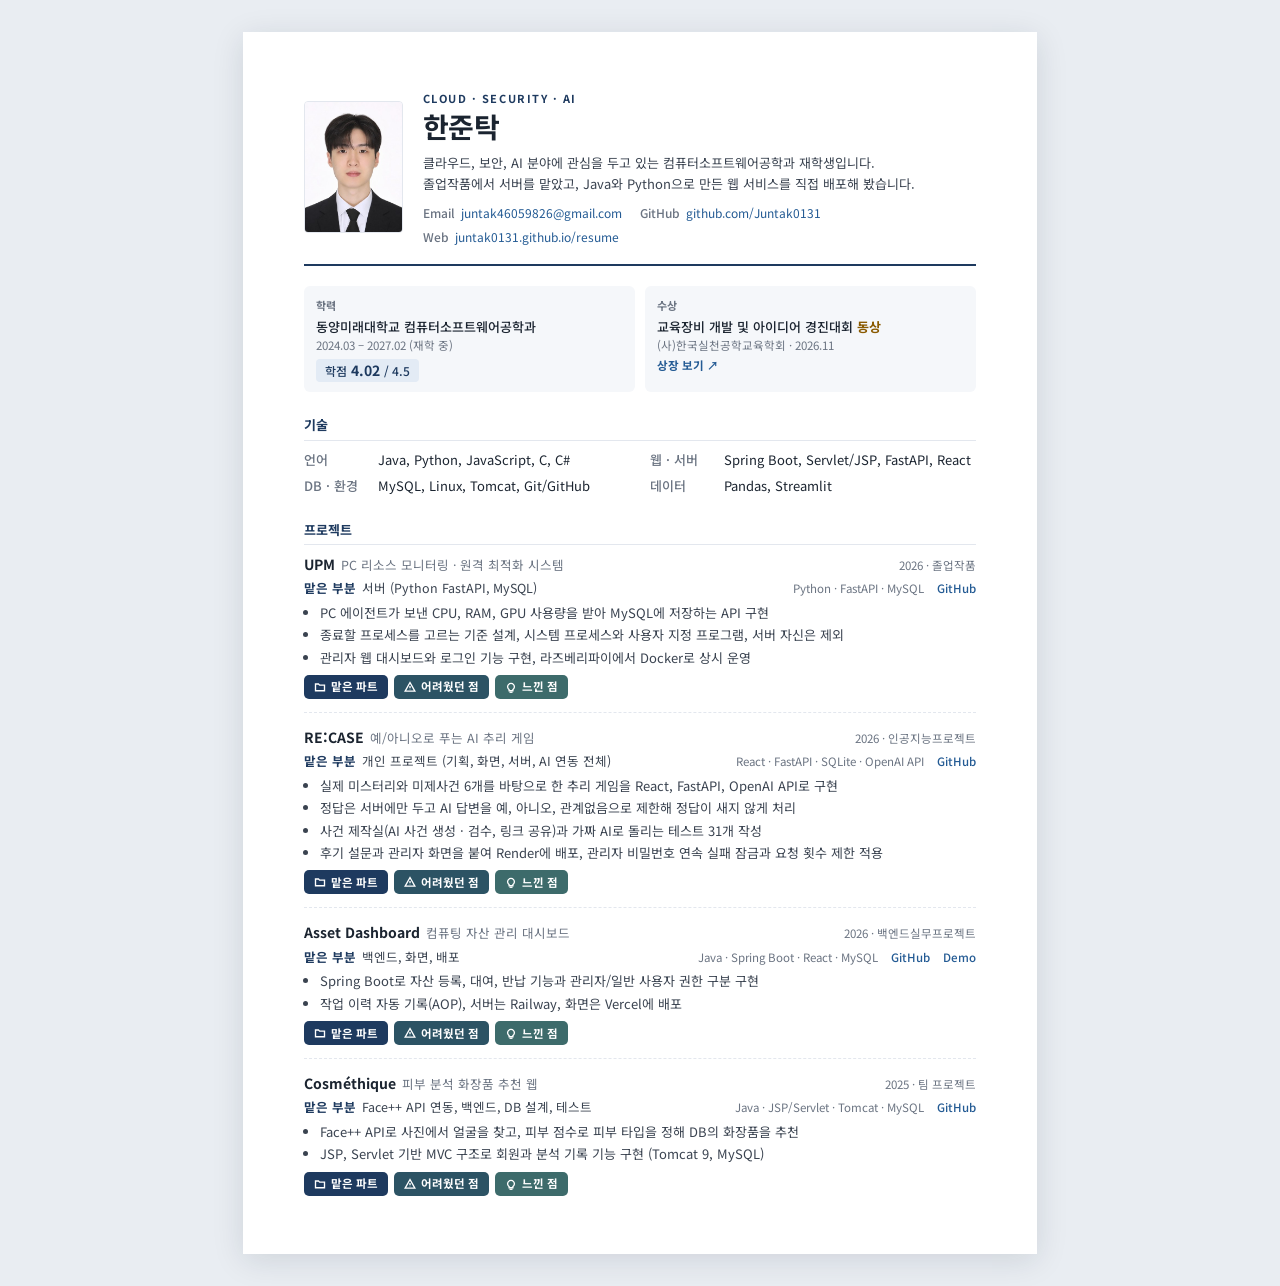
<file: resume/index.html>
<!DOCTYPE html>
<html lang="ko">
<head>
  <meta charset="UTF-8" />
  <meta name="viewport" content="width=device-width, initial-scale=1.0" />
  <title>한준탁 | 이력서</title>
  <meta name="description" content="한준탁 이력서 - 클라우드, 보안, AI" />
  <link rel="preconnect" href="https://fonts.googleapis.com" />
  <link rel="preconnect" href="https://fonts.gstatic.com" crossorigin />
  <link href="https://fonts.googleapis.com/css2?family=Noto+Sans+KR:wght@400;500;700&display=swap" rel="stylesheet" />
  <style>
    :root {
      --ink: #1b2430;
      --body: #3a4350;
      --muted: #6b7482;
      --line: #e3e7ee;
      --soft: #f5f7fa;
      --accent: #1e3a5f;
      --link: #245b94;
    }

    * { box-sizing: border-box; margin: 0; padding: 0; }

    body {
      font-family: 'Noto Sans KR', 'Apple SD Gothic Neo', 'Malgun Gothic', sans-serif;
      font-size: 13px;
      line-height: 1.65;
      color: var(--body);
      background: #e9edf2;
      padding: 32px 16px;
      -webkit-font-smoothing: antialiased;
    }

    a { color: var(--link); text-decoration: none; }
    a:hover { text-decoration: underline; }

    /* A4 한 장 */
    .sheet {
      width: 210mm;
      min-height: 297mm;
      margin: 0 auto;
      background: #fff;
      padding: 15mm 16mm 12mm;
      box-shadow: 0 6px 30px rgba(20, 30, 50, .12);
    }

    /* 상단: 사진 + 이름 + 소개 + 연락처 */
    .top {
      display: grid;
      grid-template-columns: 99px 1fr;
      gap: 20px;
      align-items: center;
      padding-bottom: 18px;
      border-bottom: 2px solid var(--accent);
    }
    .photo {
      width: 99px;
      height: 132px;
      object-fit: cover;
      border-radius: 4px;
      border: 1px solid var(--line);
      display: block;
    }
    .field {
      font-size: 11px;
      font-weight: 700;
      letter-spacing: .14em;
      color: var(--accent);
      text-transform: uppercase;
    }
    h1 {
      font-size: 28px;
      font-weight: 700;
      color: var(--ink);
      letter-spacing: -.01em;
      line-height: 1.25;
      margin: 2px 0 8px;
    }
    .intro { color: var(--body); margin-bottom: 8px; }
    .contact {
      list-style: none;
      display: flex;
      flex-wrap: wrap;
      gap: 4px 18px;
      font-size: 12px;
    }
    .contact span {
      color: var(--muted);
      margin-right: 6px;
      font-weight: 500;
    }

    /* 섹션 공통 */
    section { margin-top: 22px; }
    h2 {
      font-size: 13px;
      font-weight: 700;
      color: var(--accent);
      padding-bottom: 4px;
      margin-bottom: 8px;
      border-bottom: 1px solid var(--line);
    }

    /* 학력 / 수상 */
    .facts {
      display: grid;
      grid-template-columns: 1fr 1fr;
      gap: 10px;
      margin-top: 20px;
    }
    .fact {
      background: var(--soft);
      border-radius: 6px;
      padding: 10px 12px;
    }
    .fact dt {
      font-size: 11px;
      font-weight: 700;
      color: var(--muted);
      margin-bottom: 3px;
    }
    .fact dd { color: var(--ink); font-weight: 500; line-height: 1.5; }
    .fact dd small { display: block; color: var(--muted); font-size: 11.5px; font-weight: 400; }

    .fact dd { word-break: keep-all; }
    .cert { display: inline-block; margin-top: 3px; font-size: 11.5px; font-weight: 700; color: #245b94 !important; }
    .award { color: #8a5a00; font-weight: 700; }
    .gpa {
      display: inline-block;
      margin-top: 5px;
      padding: 1px 9px;
      border-radius: 4px;
      background: #e3ebf5;
      color: var(--accent);
      font-size: 12px;
      font-weight: 500;
    }
    .gpa b { font-size: 14px; font-weight: 700; margin: 0 1px; }

    /* 기술 */
    .skills { display: grid; grid-template-columns: 1fr 1fr; gap: 5px 20px; }
    .skills div { display: grid; grid-template-columns: 64px 1fr; gap: 10px; }
    .skills dt { color: var(--muted); font-weight: 500; }
    .skills dd { color: var(--ink); }

    /* 프로젝트 */
    .project { padding: 13px 0; border-bottom: 1px dashed var(--line); }
    .project:first-of-type { padding-top: 0; }
    .project:last-of-type { border-bottom: 0; }
    .p-head {
      display: flex;
      justify-content: space-between;
      align-items: baseline;
      gap: 12px;
      flex-wrap: wrap;
    }
    h3 { font-size: 14px; font-weight: 700; color: var(--ink); }
    h3 em { font-style: normal; font-weight: 400; color: var(--muted); font-size: 12.5px; margin-left: 6px; }
    .when { font-size: 11.5px; color: var(--muted); white-space: nowrap; }
    .role-row {
      display: flex;
      justify-content: space-between;
      align-items: baseline;
      gap: 12px;
      flex-wrap: wrap;
      margin: 2px 0 3px;
    }
    .role { font-size: 12.5px; }
    .role b { color: var(--accent); font-weight: 700; margin-right: 6px; }
    .project ul { padding-left: 16px; }
    .project li { margin-bottom: 1px; }
    .meta { font-size: 11.5px; color: var(--muted); white-space: nowrap; }
    .meta a { margin-left: 10px; font-weight: 500; }
    .pbtns { display: flex; flex-wrap: wrap; gap: 6px; margin-top: 7px; }
    .pbtn { display: inline-flex; align-items: center; gap: 5px; height: 24px; padding: 0 10px; border-radius: 5px;
            color: #fff !important; font-size: 11.5px; font-weight: 700; text-decoration: none !important; }
    .pbtn:hover { filter: brightness(1.12); }
    .pbtn svg { width: 12px; height: 12px; }
    .pbtn.part { background: #1e3a5f; } .pbtn.hard { background: #2c5364; } .pbtn.learn { background: #3d6b6b; }


    /* 모바일 */
    @media screen and (max-width: 820px) {
      body { padding: 0; background: #fff; }
      .sheet { width: 100%; min-height: 0; padding: 24px 16px; box-shadow: none; }
      .top { grid-template-columns: 80px 1fr; gap: 16px; align-items: start; }
      .facts { margin-top: 16px; }
      .photo { width: 80px; height: 107px; }
      h1 { font-size: 24px; }
      .facts { grid-template-columns: 1fr; }
      .skills { grid-template-columns: 1fr; }
      .meta { white-space: normal; }
      .meta a:first-of-type { margin-left: 8px; }
    }

    /* 인쇄 / PDF 저장 */
    @page { size: A4; margin: 0; }
    @media print {
      body { background: #fff; padding: 0; }
      .sheet { box-shadow: none; margin: 0; min-height: 0; }
      a { color: var(--ink); }
      .pbtns { display: none; }
    }
  </style>
</head>
<body>
  <main class="sheet">

    <header class="top">
      <img class="photo" src="photo.jpg" alt="한준탁 사진" />
      <div>
        <p class="field">Cloud · Security · AI</p>
        <h1>한준탁</h1>
        <p class="intro">
          클라우드, 보안, AI 분야에 관심을 두고 있는 컴퓨터소프트웨어공학과 재학생입니다.<br />
          졸업작품에서 서버를 맡았고, Java와 Python으로 만든 웹 서비스를 직접 배포해 봤습니다.
        </p>
        <ul class="contact">
          <li><span>Email</span><a href="mailto:juntak46059826@gmail.com">juntak46059826@gmail.com</a></li>
          <li><span>GitHub</span><a href="https://github.com/Juntak0131" target="_blank" rel="noopener">github.com/Juntak0131</a></li>
          <li><span>Web</span><a href="https://juntak0131.github.io/resume/" target="_blank" rel="noopener">juntak0131.github.io/resume</a></li>
        </ul>
      </div>
    </header>

    <dl class="facts">
      <div class="fact">
        <dt>학력</dt>
        <dd>동양미래대학교 컴퓨터소프트웨어공학과<small>2024.03 – 2027.02 (재학 중)</small><span class="gpa">학점 <b>4.02</b> / 4.5</span></dd>
      </div>
      <div class="fact">
        <dt>수상</dt>
        <dd title="창의융합 인재양성을 위한 교육장비 개발 및 아이디어 경진대회">교육장비 개발 및 아이디어 경진대회 <b class="award">동상</b><small>(사)한국실천공학교육학회 · 2026.11</small><a class="cert" href="awards/award-2026-kspee-bronze.pdf" target="_blank" rel="noopener">상장 보기 ↗</a></dd>
      </div>
    </dl>

    <section>
      <h2>기술</h2>
      <dl class="skills">
        <div><dt>언어</dt><dd>Java, Python, JavaScript, C, C#</dd></div>
        <div><dt>웹 · 서버</dt><dd>Spring Boot, Servlet/JSP, FastAPI, React</dd></div>
        <div><dt>DB · 환경</dt><dd>MySQL, Linux, Tomcat, Git/GitHub</dd></div>
        <div><dt>데이터</dt><dd>Pandas, Streamlit</dd></div>
      </dl>
    </section>

    <section>
      <h2>프로젝트</h2>

      <article class="project">
        <div class="p-head">
          <h3>UPM<em>PC 리소스 모니터링 · 원격 최적화 시스템</em></h3>
          <span class="when">2026 · 졸업작품</span>
        </div>
        <div class="role-row">
          <p class="role"><b>맡은 부분</b>서버 (Python FastAPI, MySQL)</p>
          <span class="meta">Python · FastAPI · MySQL <a href="https://github.com/DMU-DeCode/upm-server" target="_blank" rel="noopener">GitHub</a></span>
        </div>
        <ul>
          <li>PC 에이전트가 보낸 CPU, RAM, GPU 사용량을 받아 MySQL에 저장하는 API 구현</li>
          <li>종료할 프로세스를 고르는 기준 설계, 시스템 프로세스와 사용자 지정 프로그램, 서버 자신은 제외</li>
          <li>관리자 웹 대시보드와 로그인 기능 구현, 라즈베리파이에서 Docker로 상시 운영</li>
        </ul>
        <nav class="pbtns"><a class="pbtn part" href="projects/upm.html#part"><svg viewBox="0 0 16 16" fill="none" stroke="#fff" stroke-width="1.8"><path d="M2 4h4l1.5 1.5H14v7.5H2z"/></svg>맡은 파트</a><a class="pbtn hard" href="projects/upm.html#hard"><svg viewBox="0 0 16 16" fill="none" stroke="#fff" stroke-width="1.8"><path d="M8 2l6.5 11.5h-13z"/><path d="M8 6.5v3.2M8 11.6v.4"/></svg>어려웠던 점</a><a class="pbtn learn" href="projects/upm.html#learn"><svg viewBox="0 0 16 16" fill="none" stroke="#fff" stroke-width="1.8"><path d="M5.5 11.5a4.5 4.5 0 1 1 5 0V13h-5z"/><path d="M6 15h4"/></svg>느낀 점</a></nav>
      </article>

      <article class="project">
        <div class="p-head">
          <h3>RE:CASE<em>예/아니오로 푸는 AI 추리 게임</em></h3>
          <span class="when">2026 · 인공지능프로젝트</span>
        </div>
        <div class="role-row">
          <p class="role"><b>맡은 부분</b>개인 프로젝트 (기획, 화면, 서버, AI 연동 전체)</p>
          <span class="meta">React · FastAPI · SQLite · OpenAI API <a href="https://github.com/Juntak0131/re-case" target="_blank" rel="noopener">GitHub</a></span>
        </div>
        <ul>
          <li>실제 미스터리와 미제사건 6개를 바탕으로 한 추리 게임을 React, FastAPI, OpenAI API로 구현</li>
          <li>정답은 서버에만 두고 AI 답변을 예, 아니오, 관계없음으로 제한해 정답이 새지 않게 처리</li>
          <li>사건 제작실(AI 사건 생성 · 검수, 링크 공유)과 가짜 AI로 돌리는 테스트 31개 작성</li>
          <li>후기 설문과 관리자 화면을 붙여 Render에 배포, 관리자 비밀번호 연속 실패 잠금과 요청 횟수 제한 적용</li>
        </ul>
        <nav class="pbtns"><a class="pbtn part" href="projects/re-case.html#part"><svg viewBox="0 0 16 16" fill="none" stroke="#fff" stroke-width="1.8"><path d="M2 4h4l1.5 1.5H14v7.5H2z"/></svg>맡은 파트</a><a class="pbtn hard" href="projects/re-case.html#hard"><svg viewBox="0 0 16 16" fill="none" stroke="#fff" stroke-width="1.8"><path d="M8 2l6.5 11.5h-13z"/><path d="M8 6.5v3.2M8 11.6v.4"/></svg>어려웠던 점</a><a class="pbtn learn" href="projects/re-case.html#learn"><svg viewBox="0 0 16 16" fill="none" stroke="#fff" stroke-width="1.8"><path d="M5.5 11.5a4.5 4.5 0 1 1 5 0V13h-5z"/><path d="M6 15h4"/></svg>느낀 점</a></nav>
      </article>

      <article class="project">
        <div class="p-head">
          <h3>Asset Dashboard<em>컴퓨팅 자산 관리 대시보드</em></h3>
          <span class="when">2026 · 백엔드실무프로젝트</span>
        </div>
        <div class="role-row">
          <p class="role"><b>맡은 부분</b>백엔드, 화면, 배포</p>
          <span class="meta">Java · Spring Boot · React · MySQL <a href="https://github.com/Juntak0131/asset-dashboard" target="_blank" rel="noopener">GitHub</a> <a href="https://asset-dashboard-rho.vercel.app" target="_blank" rel="noopener">Demo</a></span>
        </div>
        <ul>
          <li>Spring Boot로 자산 등록, 대여, 반납 기능과 관리자/일반 사용자 권한 구분 구현</li>
          <li>작업 이력 자동 기록(AOP), 서버는 Railway, 화면은 Vercel에 배포</li>
        </ul>
        <nav class="pbtns"><a class="pbtn part" href="projects/asset-dashboard.html#part"><svg viewBox="0 0 16 16" fill="none" stroke="#fff" stroke-width="1.8"><path d="M2 4h4l1.5 1.5H14v7.5H2z"/></svg>맡은 파트</a><a class="pbtn hard" href="projects/asset-dashboard.html#hard"><svg viewBox="0 0 16 16" fill="none" stroke="#fff" stroke-width="1.8"><path d="M8 2l6.5 11.5h-13z"/><path d="M8 6.5v3.2M8 11.6v.4"/></svg>어려웠던 점</a><a class="pbtn learn" href="projects/asset-dashboard.html#learn"><svg viewBox="0 0 16 16" fill="none" stroke="#fff" stroke-width="1.8"><path d="M5.5 11.5a4.5 4.5 0 1 1 5 0V13h-5z"/><path d="M6 15h4"/></svg>느낀 점</a></nav>
      </article>

      <article class="project">
        <div class="p-head">
          <h3>Cosméthique<em>피부 분석 화장품 추천 웹</em></h3>
          <span class="when">2025 · 팀 프로젝트</span>
        </div>
        <div class="role-row">
          <p class="role"><b>맡은 부분</b>Face++ API 연동, 백엔드, DB 설계, 테스트</p>
          <span class="meta">Java · JSP/Servlet · Tomcat · MySQL <a href="https://github.com/DMD-BackEndProject/MainProject" target="_blank" rel="noopener">GitHub</a></span>
        </div>
        <ul>
          <li>Face++ API로 사진에서 얼굴을 찾고, 피부 점수로 피부 타입을 정해 DB의 화장품을 추천</li>
          <li>JSP, Servlet 기반 MVC 구조로 회원과 분석 기록 기능 구현 (Tomcat 9, MySQL)</li>
        </ul>
        <nav class="pbtns"><a class="pbtn part" href="projects/cosmethique.html#part"><svg viewBox="0 0 16 16" fill="none" stroke="#fff" stroke-width="1.8"><path d="M2 4h4l1.5 1.5H14v7.5H2z"/></svg>맡은 파트</a><a class="pbtn hard" href="projects/cosmethique.html#hard"><svg viewBox="0 0 16 16" fill="none" stroke="#fff" stroke-width="1.8"><path d="M8 2l6.5 11.5h-13z"/><path d="M8 6.5v3.2M8 11.6v.4"/></svg>어려웠던 점</a><a class="pbtn learn" href="projects/cosmethique.html#learn"><svg viewBox="0 0 16 16" fill="none" stroke="#fff" stroke-width="1.8"><path d="M5.5 11.5a4.5 4.5 0 1 1 5 0V13h-5z"/><path d="M6 15h4"/></svg>느낀 점</a></nav>
      </article>
    </section>

  </main>
</body>
</html>
</file>
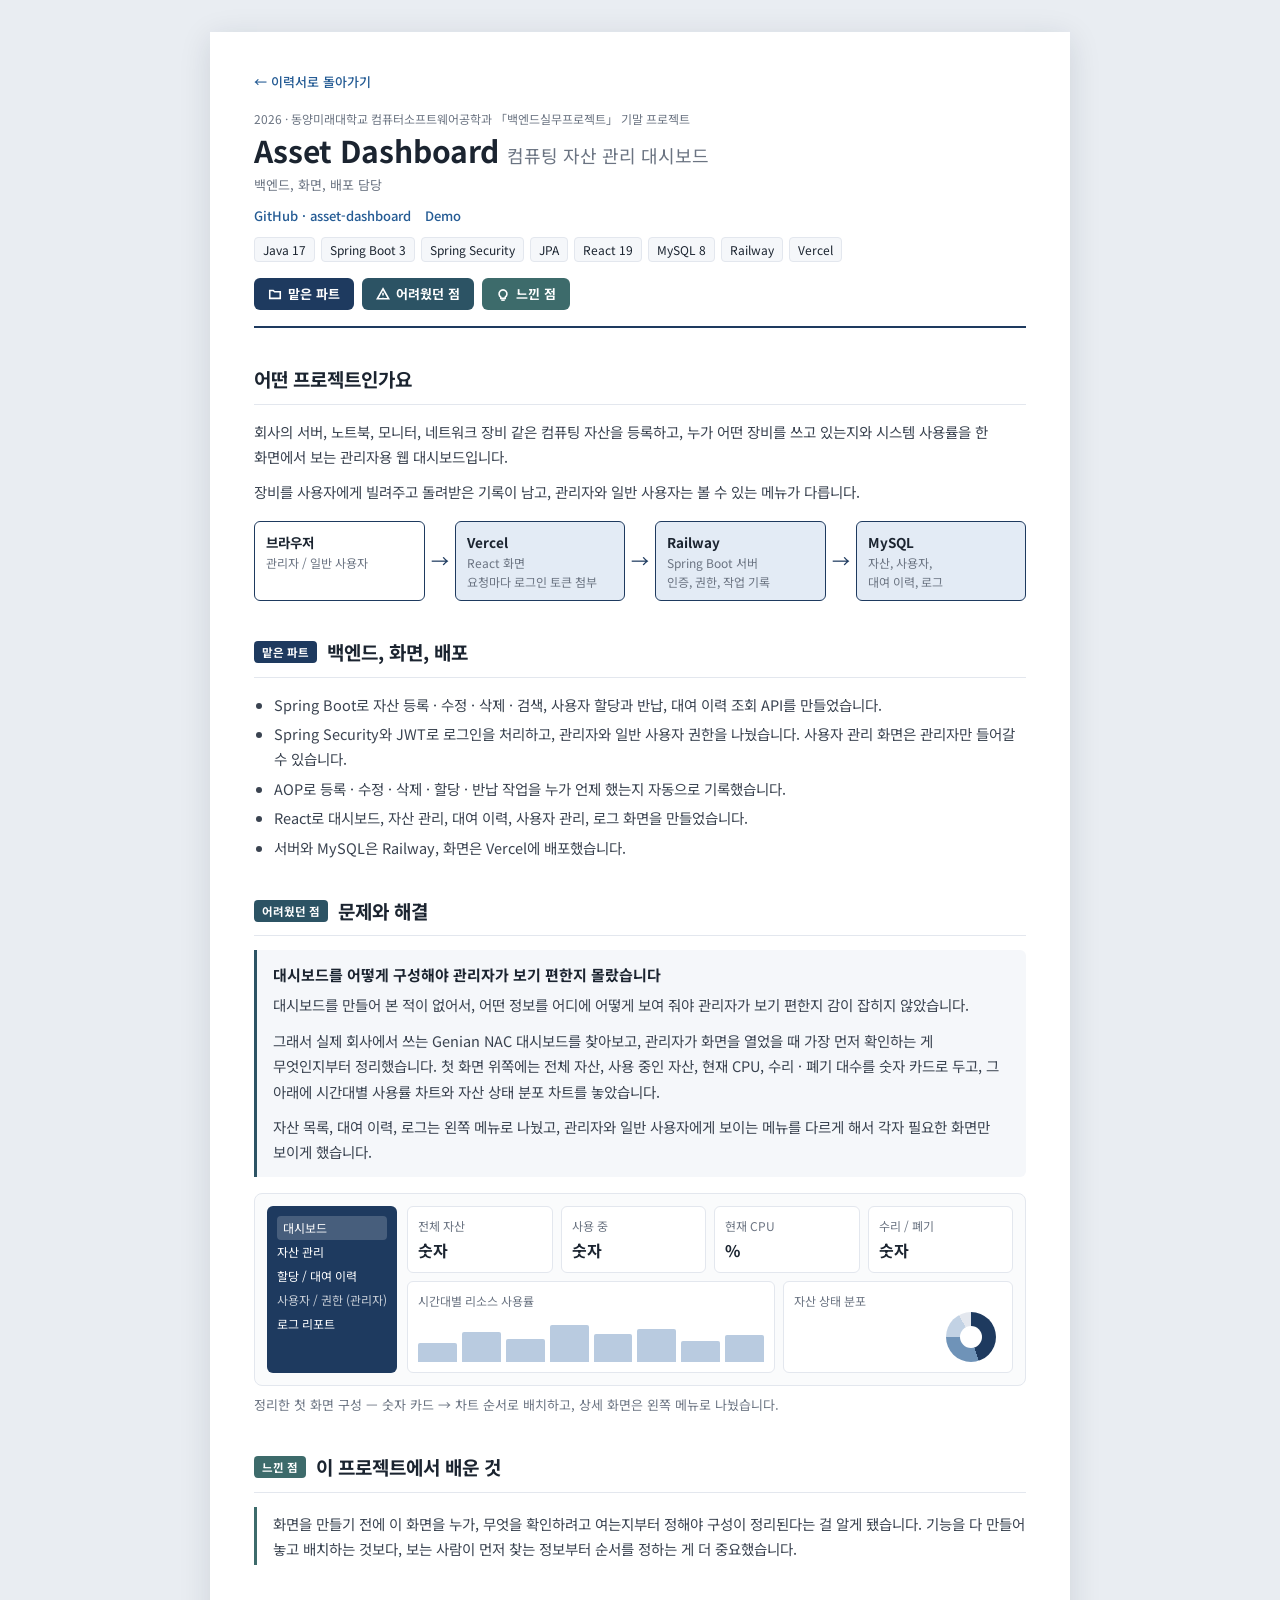
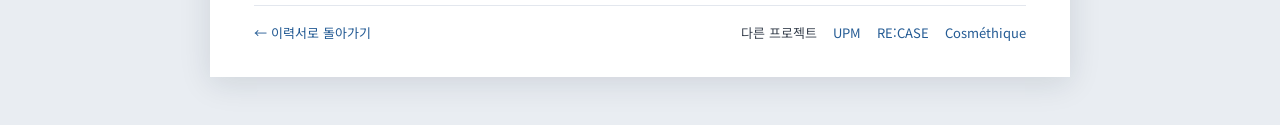
<file: resume/projects/asset-dashboard.html>
<!DOCTYPE html>
<html lang="ko">
<head>
  <meta charset="UTF-8" />
  <meta name="viewport" content="width=device-width, initial-scale=1.0" />
  <title>Asset Dashboard | 한준탁</title>
  <meta name="description" content="Asset Dashboard — 맡은 파트, 어려웠던 점, 느낀 점" />
  <link rel="preconnect" href="https://fonts.googleapis.com" />
  <link rel="preconnect" href="https://fonts.gstatic.com" crossorigin />
  <link href="https://fonts.googleapis.com/css2?family=Noto+Sans+KR:wght@400;500;700&display=swap" rel="stylesheet" />
  <link rel="stylesheet" href="project.css" />
</head>
<body>
  <main class="page">
    <a class="back" href="../">← 이력서로 돌아가기</a>

    <header class="head">
      <p class="kicker">2026 · 동양미래대학교 컴퓨터소프트웨어공학과 「백엔드실무프로젝트」 기말 프로젝트</p>
      <h1>Asset Dashboard<em>컴퓨팅 자산 관리 대시보드</em></h1>
      <p class="team">백엔드, 화면, 배포 담당</p>
      <p class="links"><a href="https://github.com/Juntak0131/asset-dashboard" target="_blank" rel="noopener">GitHub · asset-dashboard</a><a href="https://asset-dashboard-rho.vercel.app" target="_blank" rel="noopener">Demo</a></p>
      <div class="stack"><span>Java 17</span><span>Spring Boot 3</span><span>Spring Security</span><span>JPA</span><span>React 19</span><span>MySQL 8</span><span>Railway</span><span>Vercel</span></div>
      <nav class="btns"><a class="btn part" href="#part"><svg viewBox="0 0 16 16" fill="none" stroke="#fff" stroke-width="1.8"><path d="M2 4h4l1.5 1.5H14v7.5H2z"/></svg>맡은 파트</a><a class="btn hard" href="#hard"><svg viewBox="0 0 16 16" fill="none" stroke="#fff" stroke-width="1.8"><path d="M8 2l6.5 11.5h-13z"/><path d="M8 6.5v3.2M8 11.6v.4"/></svg>어려웠던 점</a><a class="btn learn" href="#learn"><svg viewBox="0 0 16 16" fill="none" stroke="#fff" stroke-width="1.8"><path d="M5.5 11.5a4.5 4.5 0 1 1 5 0V13h-5z"/><path d="M6 15h4"/></svg>느낀 점</a></nav>
    </header>

    <section id="about">
      <h2>어떤 프로젝트인가요</h2>
      <p>회사의 서버, 노트북, 모니터, 네트워크 장비 같은 컴퓨팅 자산을 등록하고, 누가 어떤 장비를 쓰고 있는지와 시스템 사용률을 한 화면에서 보는 관리자용 웹 대시보드입니다.</p>
      <p>장비를 사용자에게 빌려주고 돌려받은 기록이 남고, 관리자와 일반 사용자는 볼 수 있는 메뉴가 다릅니다.</p>
      <div class="noprint"><div class="flow"><div class="node"><b>브라우저</b><span>관리자 / 일반 사용자</span></div><div class="arrow">→</div><div class="node me"><b>Vercel</b><span>React 화면<br>요청마다 로그인 토큰 첨부</span></div><div class="arrow">→</div><div class="node me"><b>Railway</b><span>Spring Boot 서버<br>인증, 권한, 작업 기록</span></div><div class="arrow">→</div><div class="node me"><b>MySQL</b><span>자산, 사용자,<br>대여 이력, 로그</span></div></div></div>
    </section>

    <section id="part">
      <h2><span class="tag">맡은 파트</span>백엔드, 화면, 배포</h2>
      <ul class="list">
        <li>Spring Boot로 자산 등록 · 수정 · 삭제 · 검색, 사용자 할당과 반납, 대여 이력 조회 API를 만들었습니다.</li>
        <li>Spring Security와 JWT로 로그인을 처리하고, 관리자와 일반 사용자 권한을 나눴습니다. 사용자 관리 화면은 관리자만 들어갈 수 있습니다.</li>
        <li>AOP로 등록 · 수정 · 삭제 · 할당 · 반납 작업을 누가 언제 했는지 자동으로 기록했습니다.</li>
        <li>React로 대시보드, 자산 관리, 대여 이력, 사용자 관리, 로그 화면을 만들었습니다.</li>
        <li>서버와 MySQL은 Railway, 화면은 Vercel에 배포했습니다.</li>
      </ul>
    </section>

    <section id="hard">
      <h2><span class="tag">어려웠던 점</span>문제와 해결</h2>
      <div class="item"><h3>대시보드를 어떻게 구성해야 관리자가 보기 편한지 몰랐습니다</h3><p>대시보드를 만들어 본 적이 없어서, 어떤 정보를 어디에 어떻게 보여 줘야 관리자가 보기 편한지 감이 잡히지 않았습니다.</p>
         <p>그래서 실제 회사에서 쓰는 Genian NAC 대시보드를 찾아보고, 관리자가 화면을 열었을 때 가장 먼저 확인하는 게 무엇인지부터 정리했습니다. 첫 화면 위쪽에는 전체 자산, 사용 중인 자산, 현재 CPU, 수리 · 폐기 대수를 숫자 카드로 두고, 그 아래에 시간대별 사용률 차트와 자산 상태 분포 차트를 놓았습니다.</p>
         <p>자산 목록, 대여 이력, 로그는 왼쪽 메뉴로 나눴고, 관리자와 일반 사용자에게 보이는 메뉴를 다르게 해서 각자 필요한 화면만 보이게 했습니다.</p></div>
      <div class="wire" aria-label="정리한 첫 화면 구성">
        <div class="side"><div class="on">대시보드</div><div>자산 관리</div><div>할당 / 대여 이력</div><div class="admin">사용자 / 권한 (관리자)</div><div>로그 리포트</div></div>
        <div class="main">
          <div class="kpis"><div class="kpi">전체 자산<b>숫자</b></div><div class="kpi">사용 중<b>숫자</b></div><div class="kpi">현재 CPU<b>%</b></div><div class="kpi">수리 / 폐기<b>숫자</b></div></div>
          <div class="charts"><div class="chart">시간대별 리소스 사용률<div class="bars"><i style="height:40%"></i><i style="height:65%"></i><i style="height:50%"></i><i style="height:80%"></i><i style="height:60%"></i><i style="height:72%"></i><i style="height:45%"></i><i style="height:58%"></i></div></div><div class="chart">자산 상태 분포<div class="donut"></div></div></div>
        </div>
      </div>
      <p class="note">정리한 첫 화면 구성 — 숫자 카드 → 차트 순서로 배치하고, 상세 화면은 왼쪽 메뉴로 나눴습니다.</p>
    </section>

    <section id="learn">
      <h2><span class="tag">느낀 점</span>이 프로젝트에서 배운 것</h2>
      <div class="learnbox"><p>화면을 만들기 전에 이 화면을 누가, 무엇을 확인하려고 여는지부터 정해야 구성이 정리된다는 걸 알게 됐습니다. 기능을 다 만들어 놓고 배치하는 것보다, 보는 사람이 먼저 찾는 정보부터 순서를 정하는 게 더 중요했습니다.</p></div>
    </section>

    <footer class="foot">
      <a href="../">← 이력서로 돌아가기</a>
      <span class="others">다른 프로젝트 <a href="upm.html">UPM</a> <a href="re-case.html">RE:CASE</a> <a href="cosmethique.html">Cosméthique</a></span>
    </footer>
  </main>
</body>
</html>
</file>
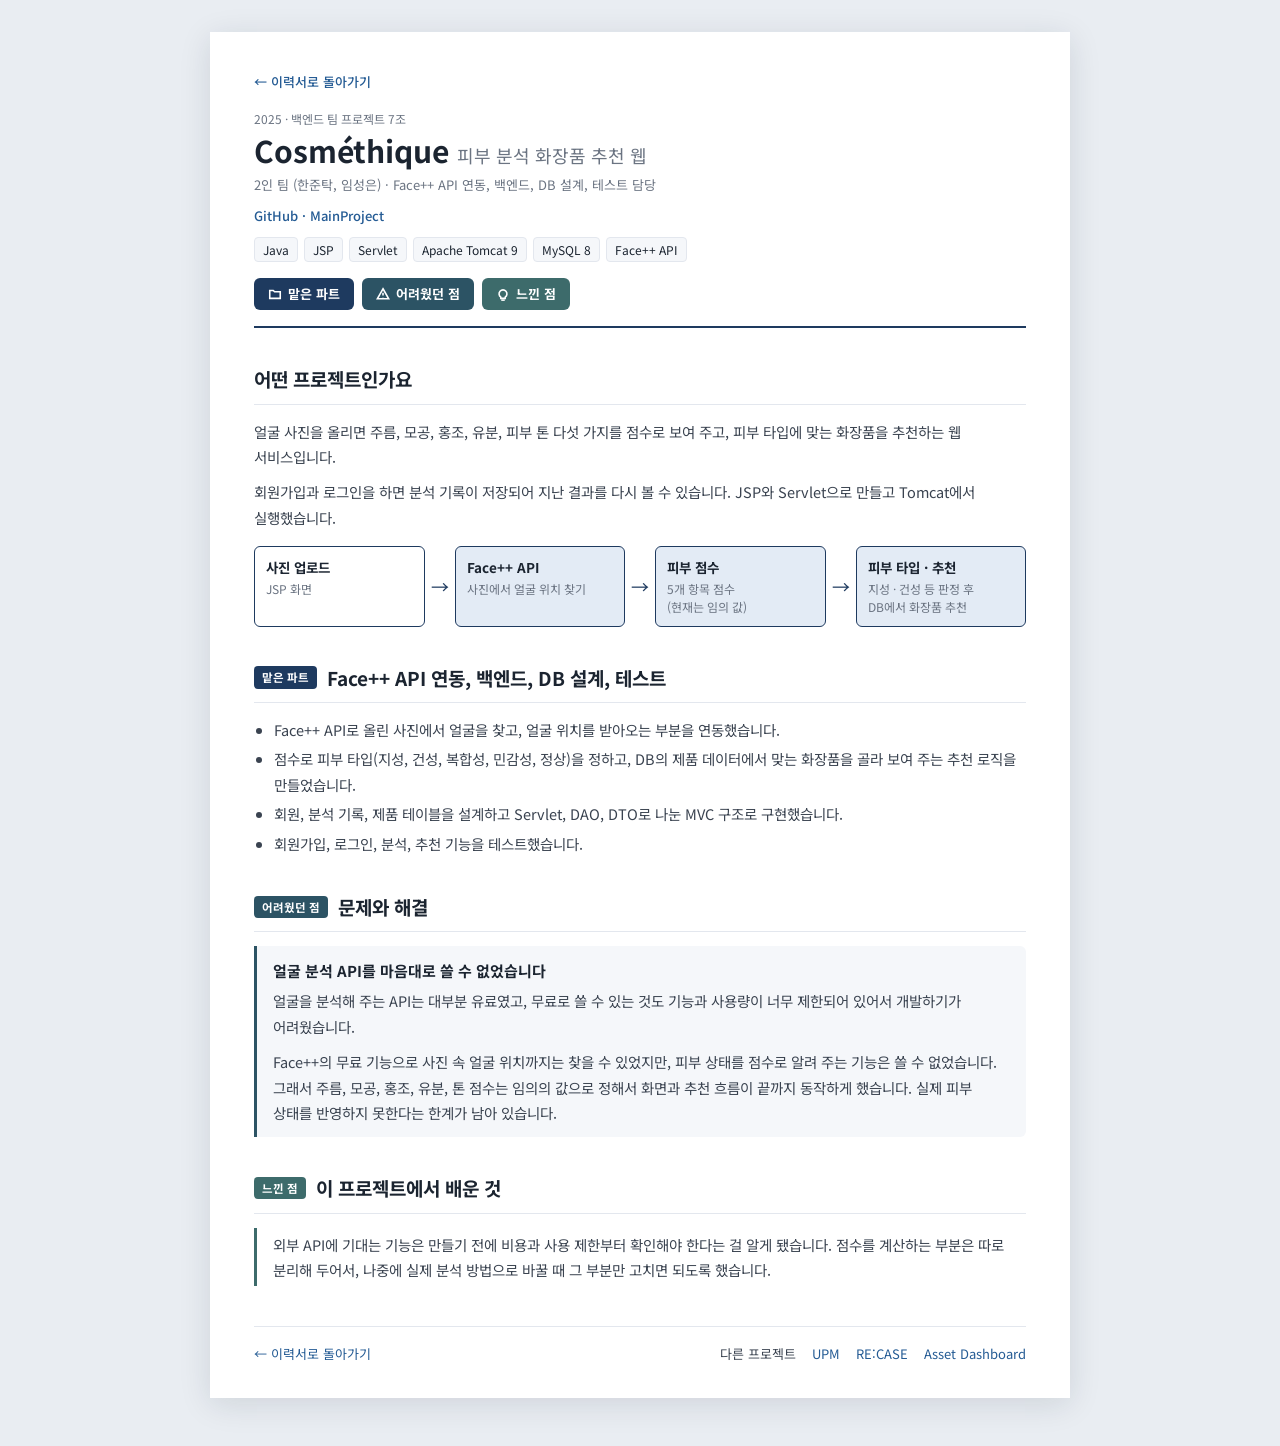
<file: resume/projects/cosmethique.html>
<!DOCTYPE html>
<html lang="ko">
<head>
  <meta charset="UTF-8" />
  <meta name="viewport" content="width=device-width, initial-scale=1.0" />
  <title>Cosméthique | 한준탁</title>
  <meta name="description" content="Cosméthique — 맡은 파트, 어려웠던 점, 느낀 점" />
  <link rel="preconnect" href="https://fonts.googleapis.com" />
  <link rel="preconnect" href="https://fonts.gstatic.com" crossorigin />
  <link href="https://fonts.googleapis.com/css2?family=Noto+Sans+KR:wght@400;500;700&display=swap" rel="stylesheet" />
  <link rel="stylesheet" href="project.css" />
</head>
<body>
  <main class="page">
    <a class="back" href="../">← 이력서로 돌아가기</a>

    <header class="head">
      <p class="kicker">2025 · 백엔드 팀 프로젝트 7조</p>
      <h1>Cosméthique<em>피부 분석 화장품 추천 웹</em></h1>
      <p class="team">2인 팀 (한준탁, 임성은) · Face++ API 연동, 백엔드, DB 설계, 테스트 담당</p>
      <p class="links"><a href="https://github.com/DMD-BackEndProject/MainProject" target="_blank" rel="noopener">GitHub · MainProject</a></p>
      <div class="stack"><span>Java</span><span>JSP</span><span>Servlet</span><span>Apache Tomcat 9</span><span>MySQL 8</span><span>Face++ API</span></div>
      <nav class="btns"><a class="btn part" href="#part"><svg viewBox="0 0 16 16" fill="none" stroke="#fff" stroke-width="1.8"><path d="M2 4h4l1.5 1.5H14v7.5H2z"/></svg>맡은 파트</a><a class="btn hard" href="#hard"><svg viewBox="0 0 16 16" fill="none" stroke="#fff" stroke-width="1.8"><path d="M8 2l6.5 11.5h-13z"/><path d="M8 6.5v3.2M8 11.6v.4"/></svg>어려웠던 점</a><a class="btn learn" href="#learn"><svg viewBox="0 0 16 16" fill="none" stroke="#fff" stroke-width="1.8"><path d="M5.5 11.5a4.5 4.5 0 1 1 5 0V13h-5z"/><path d="M6 15h4"/></svg>느낀 점</a></nav>
    </header>

    <section id="about">
      <h2>어떤 프로젝트인가요</h2>
      <p>얼굴 사진을 올리면 주름, 모공, 홍조, 유분, 피부 톤 다섯 가지를 점수로 보여 주고, 피부 타입에 맞는 화장품을 추천하는 웹 서비스입니다.</p>
      <p>회원가입과 로그인을 하면 분석 기록이 저장되어 지난 결과를 다시 볼 수 있습니다. JSP와 Servlet으로 만들고 Tomcat에서 실행했습니다.</p>
      <div class="flow"><div class="node"><b>사진 업로드</b><span>JSP 화면</span></div><div class="arrow">→</div><div class="node me"><b>Face++ API</b><span>사진에서 얼굴 위치 찾기</span></div><div class="arrow">→</div><div class="node me"><b>피부 점수</b><span>5개 항목 점수<br>(현재는 임의 값)</span></div><div class="arrow">→</div><div class="node me"><b>피부 타입 · 추천</b><span>지성 · 건성 등 판정 후<br>DB에서 화장품 추천</span></div></div>
    </section>

    <section id="part">
      <h2><span class="tag">맡은 파트</span>Face++ API 연동, 백엔드, DB 설계, 테스트</h2>
      <ul class="list">
        <li>Face++ API로 올린 사진에서 얼굴을 찾고, 얼굴 위치를 받아오는 부분을 연동했습니다.</li>
        <li>점수로 피부 타입(지성, 건성, 복합성, 민감성, 정상)을 정하고, DB의 제품 데이터에서 맞는 화장품을 골라 보여 주는 추천 로직을 만들었습니다.</li>
        <li>회원, 분석 기록, 제품 테이블을 설계하고 Servlet, DAO, DTO로 나눈 MVC 구조로 구현했습니다.</li>
        <li>회원가입, 로그인, 분석, 추천 기능을 테스트했습니다.</li>
      </ul>
    </section>

    <section id="hard">
      <h2><span class="tag">어려웠던 점</span>문제와 해결</h2>
      <div class="item"><h3>얼굴 분석 API를 마음대로 쓸 수 없었습니다</h3><p>얼굴을 분석해 주는 API는 대부분 유료였고, 무료로 쓸 수 있는 것도 기능과 사용량이 너무 제한되어 있어서 개발하기가 어려웠습니다.</p>
         <p>Face++의 무료 기능으로 사진 속 얼굴 위치까지는 찾을 수 있었지만, 피부 상태를 점수로 알려 주는 기능은 쓸 수 없었습니다. 그래서 주름, 모공, 홍조, 유분, 톤 점수는 임의의 값으로 정해서 화면과 추천 흐름이 끝까지 동작하게 했습니다. 실제 피부 상태를 반영하지 못한다는 한계가 남아 있습니다.</p></div>
    </section>

    <section id="learn">
      <h2><span class="tag">느낀 점</span>이 프로젝트에서 배운 것</h2>
      <div class="learnbox"><p>외부 API에 기대는 기능은 만들기 전에 비용과 사용 제한부터 확인해야 한다는 걸 알게 됐습니다. 점수를 계산하는 부분은 따로 분리해 두어서, 나중에 실제 분석 방법으로 바꿀 때 그 부분만 고치면 되도록 했습니다.</p></div>
    </section>

    <footer class="foot">
      <a href="../">← 이력서로 돌아가기</a>
      <span class="others">다른 프로젝트 <a href="upm.html">UPM</a> <a href="re-case.html">RE:CASE</a> <a href="asset-dashboard.html">Asset Dashboard</a></span>
    </footer>
  </main>
</body>
</html>
</file>
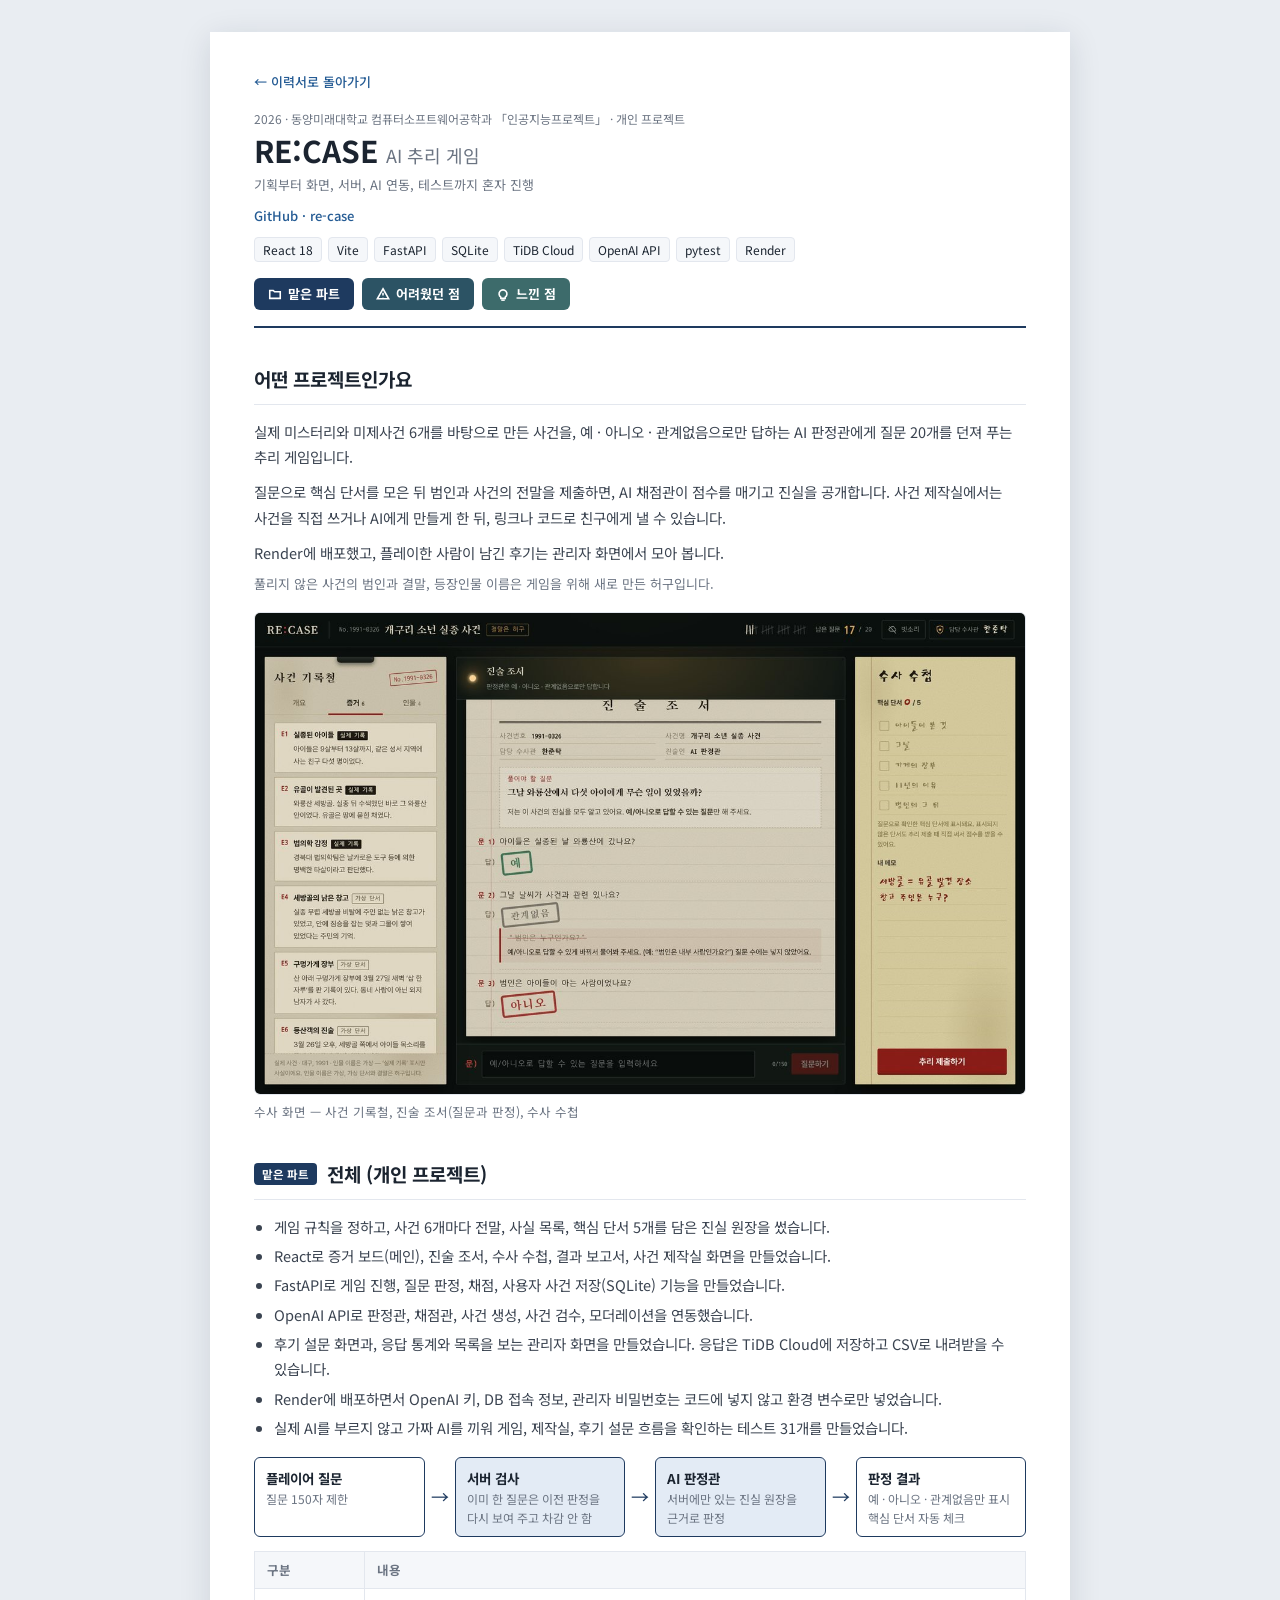
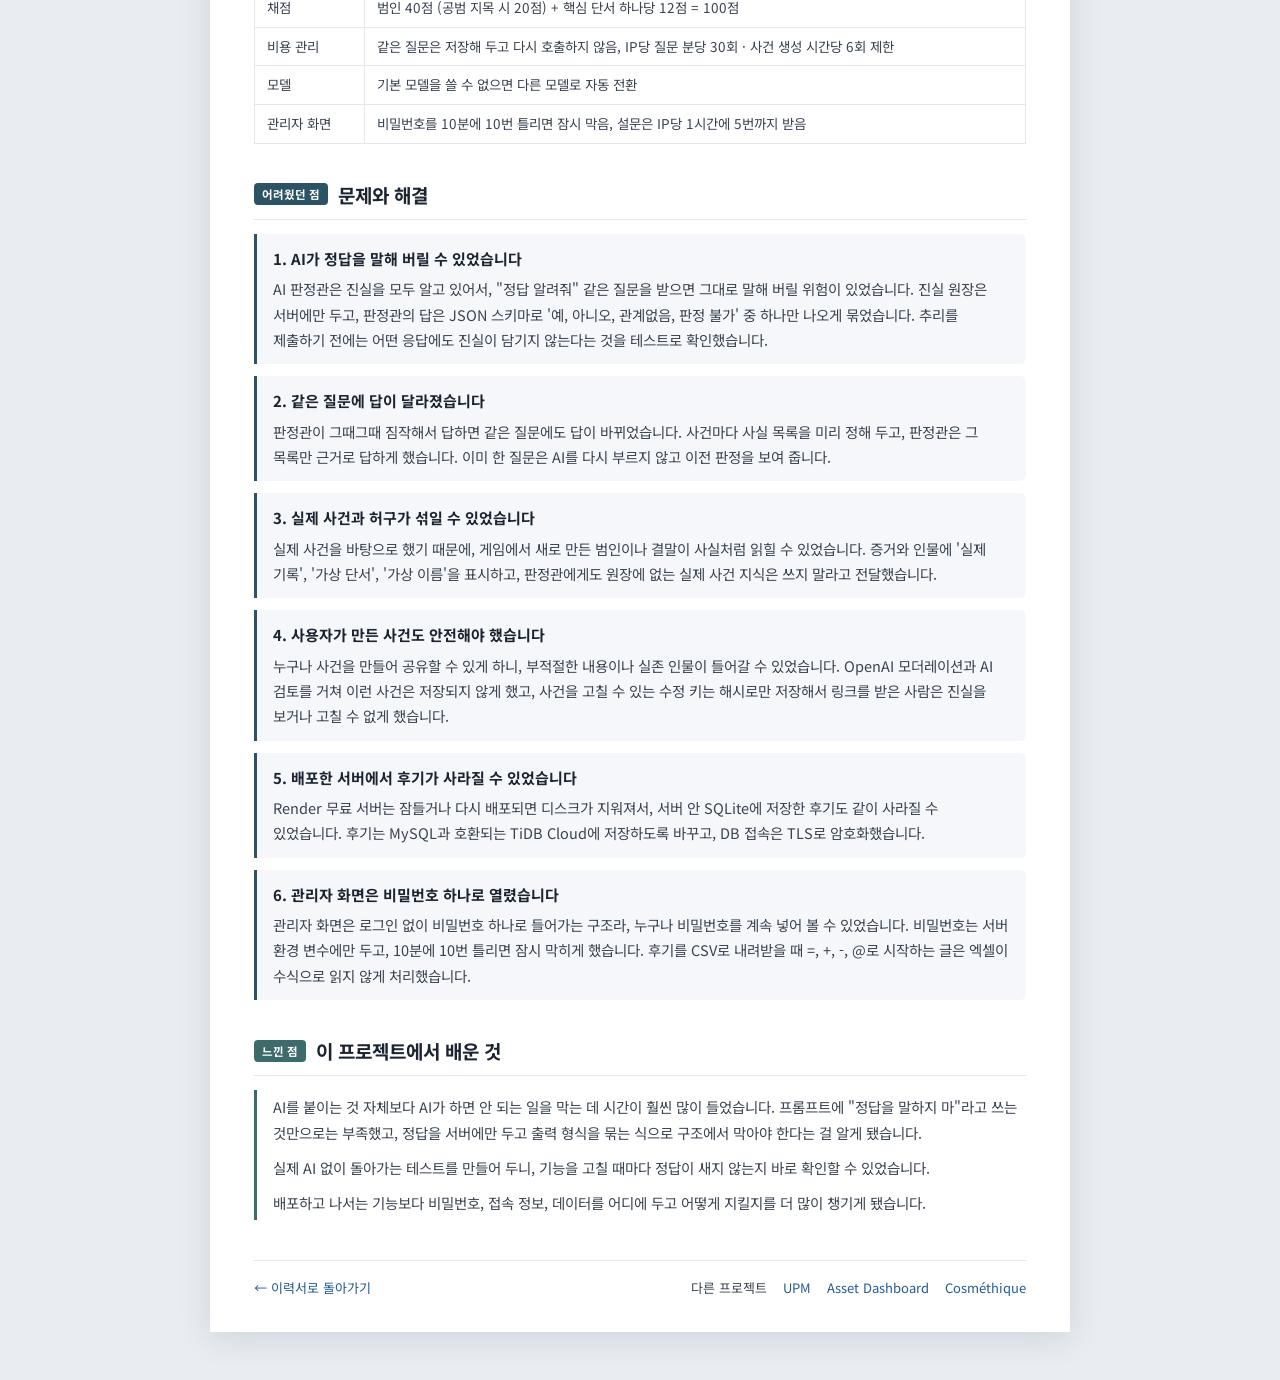
<file: resume/projects/re-case.html>
<!DOCTYPE html>
<html lang="ko">
<head>
  <meta charset="UTF-8" />
  <meta name="viewport" content="width=device-width, initial-scale=1.0" />
  <title>RE:CASE | 한준탁</title>
  <meta name="description" content="RE:CASE — 맡은 파트, 어려웠던 점, 느낀 점" />
  <link rel="preconnect" href="https://fonts.googleapis.com" />
  <link rel="preconnect" href="https://fonts.gstatic.com" crossorigin />
  <link href="https://fonts.googleapis.com/css2?family=Noto+Sans+KR:wght@400;500;700&display=swap" rel="stylesheet" />
  <link rel="stylesheet" href="project.css" />
</head>
<body>
  <main class="page">
    <a class="back" href="../">← 이력서로 돌아가기</a>

    <header class="head">
      <p class="kicker">2026 · 동양미래대학교 컴퓨터소프트웨어공학과 「인공지능프로젝트」 · 개인 프로젝트</p>
      <h1>RE:CASE<em>AI 추리 게임</em></h1>
      <p class="team">기획부터 화면, 서버, AI 연동, 테스트까지 혼자 진행</p>
      <p class="links"><a href="https://github.com/Juntak0131/re-case" target="_blank" rel="noopener">GitHub · re-case</a></p>
      <div class="stack"><span>React 18</span><span>Vite</span><span>FastAPI</span><span>SQLite</span><span>TiDB Cloud</span><span>OpenAI API</span><span>pytest</span><span>Render</span></div>
      <nav class="btns"><a class="btn part" href="#part"><svg viewBox="0 0 16 16" fill="none" stroke="#fff" stroke-width="1.8"><path d="M2 4h4l1.5 1.5H14v7.5H2z"/></svg>맡은 파트</a><a class="btn hard" href="#hard"><svg viewBox="0 0 16 16" fill="none" stroke="#fff" stroke-width="1.8"><path d="M8 2l6.5 11.5h-13z"/><path d="M8 6.5v3.2M8 11.6v.4"/></svg>어려웠던 점</a><a class="btn learn" href="#learn"><svg viewBox="0 0 16 16" fill="none" stroke="#fff" stroke-width="1.8"><path d="M5.5 11.5a4.5 4.5 0 1 1 5 0V13h-5z"/><path d="M6 15h4"/></svg>느낀 점</a></nav>
    </header>

    <section id="about">
      <h2>어떤 프로젝트인가요</h2>
      <p>실제 미스터리와 미제사건 6개를 바탕으로 만든 사건을, 예 · 아니오 · 관계없음으로만 답하는 AI 판정관에게 질문 20개를 던져 푸는 추리 게임입니다.</p>
      <p>질문으로 핵심 단서를 모은 뒤 범인과 사건의 전말을 제출하면, AI 채점관이 점수를 매기고 진실을 공개합니다. 사건 제작실에서는 사건을 직접 쓰거나 AI에게 만들게 한 뒤, 링크나 코드로 친구에게 낼 수 있습니다.</p>
      <p>Render에 배포했고, 플레이한 사람이 남긴 후기는 관리자 화면에서 모아 봅니다.</p>
      <p class="note">풀리지 않은 사건의 범인과 결말, 등장인물 이름은 게임을 위해 새로 만든 허구입니다.</p>
      <figure><img src="img/recase-play.jpg" alt="RE:CASE 수사 화면" loading="lazy" /><figcaption>수사 화면 — 사건 기록철, 진술 조서(질문과 판정), 수사 수첩</figcaption></figure>
    </section>

    <section id="part">
      <h2><span class="tag">맡은 파트</span>전체 (개인 프로젝트)</h2>
      <ul class="list">
        <li>게임 규칙을 정하고, 사건 6개마다 전말, 사실 목록, 핵심 단서 5개를 담은 진실 원장을 썼습니다.</li>
        <li>React로 증거 보드(메인), 진술 조서, 수사 수첩, 결과 보고서, 사건 제작실 화면을 만들었습니다.</li>
        <li>FastAPI로 게임 진행, 질문 판정, 채점, 사용자 사건 저장(SQLite) 기능을 만들었습니다.</li>
        <li>OpenAI API로 판정관, 채점관, 사건 생성, 사건 검수, 모더레이션을 연동했습니다.</li>
        <li>후기 설문 화면과, 응답 통계와 목록을 보는 관리자 화면을 만들었습니다. 응답은 TiDB Cloud에 저장하고 CSV로 내려받을 수 있습니다.</li>
        <li>Render에 배포하면서 OpenAI 키, DB 접속 정보, 관리자 비밀번호는 코드에 넣지 않고 환경 변수로만 넣었습니다.</li>
        <li>실제 AI를 부르지 않고 가짜 AI를 끼워 게임, 제작실, 후기 설문 흐름을 확인하는 테스트 31개를 만들었습니다.</li>
      </ul>
      <div class="flow"><div class="node"><b>플레이어 질문</b><span>질문 150자 제한</span></div><div class="arrow">→</div><div class="node me"><b>서버 검사</b><span>이미 한 질문은 이전 판정을<br>다시 보여 주고 차감 안 함</span></div><div class="arrow">→</div><div class="node me"><b>AI 판정관</b><span>서버에만 있는 진실 원장을<br>근거로 판정</span></div><div class="arrow">→</div><div class="node"><b>판정 결과</b><span>예 · 아니오 · 관계없음만 표시<br>핵심 단서 자동 체크</span></div></div>
      <table>
        <tr><th style="width:110px">구분</th><th>내용</th></tr>
        <tr><td>채점</td><td>범인 40점 (공범 지목 시 20점) + 핵심 단서 하나당 12점 = 100점</td></tr>
        <tr><td>비용 관리</td><td>같은 질문은 저장해 두고 다시 호출하지 않음, IP당 질문 분당 30회 · 사건 생성 시간당 6회 제한</td></tr>
        <tr><td>모델</td><td>기본 모델을 쓸 수 없으면 다른 모델로 자동 전환</td></tr>
        <tr><td>관리자 화면</td><td>비밀번호를 10분에 10번 틀리면 잠시 막음, 설문은 IP당 1시간에 5번까지 받음</td></tr>
      </table>
    </section>

    <section id="hard">
      <h2><span class="tag">어려웠던 점</span>문제와 해결</h2>
      <div class="item"><h3>1. AI가 정답을 말해 버릴 수 있었습니다</h3><p>AI 판정관은 진실을 모두 알고 있어서, "정답 알려줘" 같은 질문을 받으면 그대로 말해 버릴 위험이 있었습니다. 진실 원장은 서버에만 두고, 판정관의 답은 JSON 스키마로 '예, 아니오, 관계없음, 판정 불가' 중 하나만 나오게 묶었습니다. 추리를 제출하기 전에는 어떤 응답에도 진실이 담기지 않는다는 것을 테스트로 확인했습니다.</p></div><div class="item"><h3>2. 같은 질문에 답이 달라졌습니다</h3><p>판정관이 그때그때 짐작해서 답하면 같은 질문에도 답이 바뀌었습니다. 사건마다 사실 목록을 미리 정해 두고, 판정관은 그 목록만 근거로 답하게 했습니다. 이미 한 질문은 AI를 다시 부르지 않고 이전 판정을 보여 줍니다.</p></div><div class="item"><h3>3. 실제 사건과 허구가 섞일 수 있었습니다</h3><p>실제 사건을 바탕으로 했기 때문에, 게임에서 새로 만든 범인이나 결말이 사실처럼 읽힐 수 있었습니다. 증거와 인물에 '실제 기록', '가상 단서', '가상 이름'을 표시하고, 판정관에게도 원장에 없는 실제 사건 지식은 쓰지 말라고 전달했습니다.</p></div><div class="item"><h3>4. 사용자가 만든 사건도 안전해야 했습니다</h3><p>누구나 사건을 만들어 공유할 수 있게 하니, 부적절한 내용이나 실존 인물이 들어갈 수 있었습니다. OpenAI 모더레이션과 AI 검토를 거쳐 이런 사건은 저장되지 않게 했고, 사건을 고칠 수 있는 수정 키는 해시로만 저장해서 링크를 받은 사람은 진실을 보거나 고칠 수 없게 했습니다.</p></div><div class="item"><h3>5. 배포한 서버에서 후기가 사라질 수 있었습니다</h3><p>Render 무료 서버는 잠들거나 다시 배포되면 디스크가 지워져서, 서버 안 SQLite에 저장한 후기도 같이 사라질 수 있었습니다. 후기는 MySQL과 호환되는 TiDB Cloud에 저장하도록 바꾸고, DB 접속은 TLS로 암호화했습니다.</p></div><div class="item"><h3>6. 관리자 화면은 비밀번호 하나로 열렸습니다</h3><p>관리자 화면은 로그인 없이 비밀번호 하나로 들어가는 구조라, 누구나 비밀번호를 계속 넣어 볼 수 있었습니다. 비밀번호는 서버 환경 변수에만 두고, 10분에 10번 틀리면 잠시 막히게 했습니다. 후기를 CSV로 내려받을 때 =, +, -, @로 시작하는 글은 엑셀이 수식으로 읽지 않게 처리했습니다.</p></div>
    </section>

    <section id="learn">
      <h2><span class="tag">느낀 점</span>이 프로젝트에서 배운 것</h2>
      <div class="learnbox"><p>AI를 붙이는 것 자체보다 AI가 하면 안 되는 일을 막는 데 시간이 훨씬 많이 들었습니다. 프롬프트에 "정답을 말하지 마"라고 쓰는 것만으로는 부족했고, 정답을 서버에만 두고 출력 형식을 묶는 식으로 구조에서 막아야 한다는 걸 알게 됐습니다.</p>
      <p>실제 AI 없이 돌아가는 테스트를 만들어 두니, 기능을 고칠 때마다 정답이 새지 않는지 바로 확인할 수 있었습니다.</p>
      <p>배포하고 나서는 기능보다 비밀번호, 접속 정보, 데이터를 어디에 두고 어떻게 지킬지를 더 많이 챙기게 됐습니다.</p></div>
    </section>

    <footer class="foot">
      <a href="../">← 이력서로 돌아가기</a>
      <span class="others">다른 프로젝트 <a href="upm.html">UPM</a> <a href="asset-dashboard.html">Asset Dashboard</a> <a href="cosmethique.html">Cosméthique</a></span>
    </footer>
  </main>
</body>
</html>
</file>
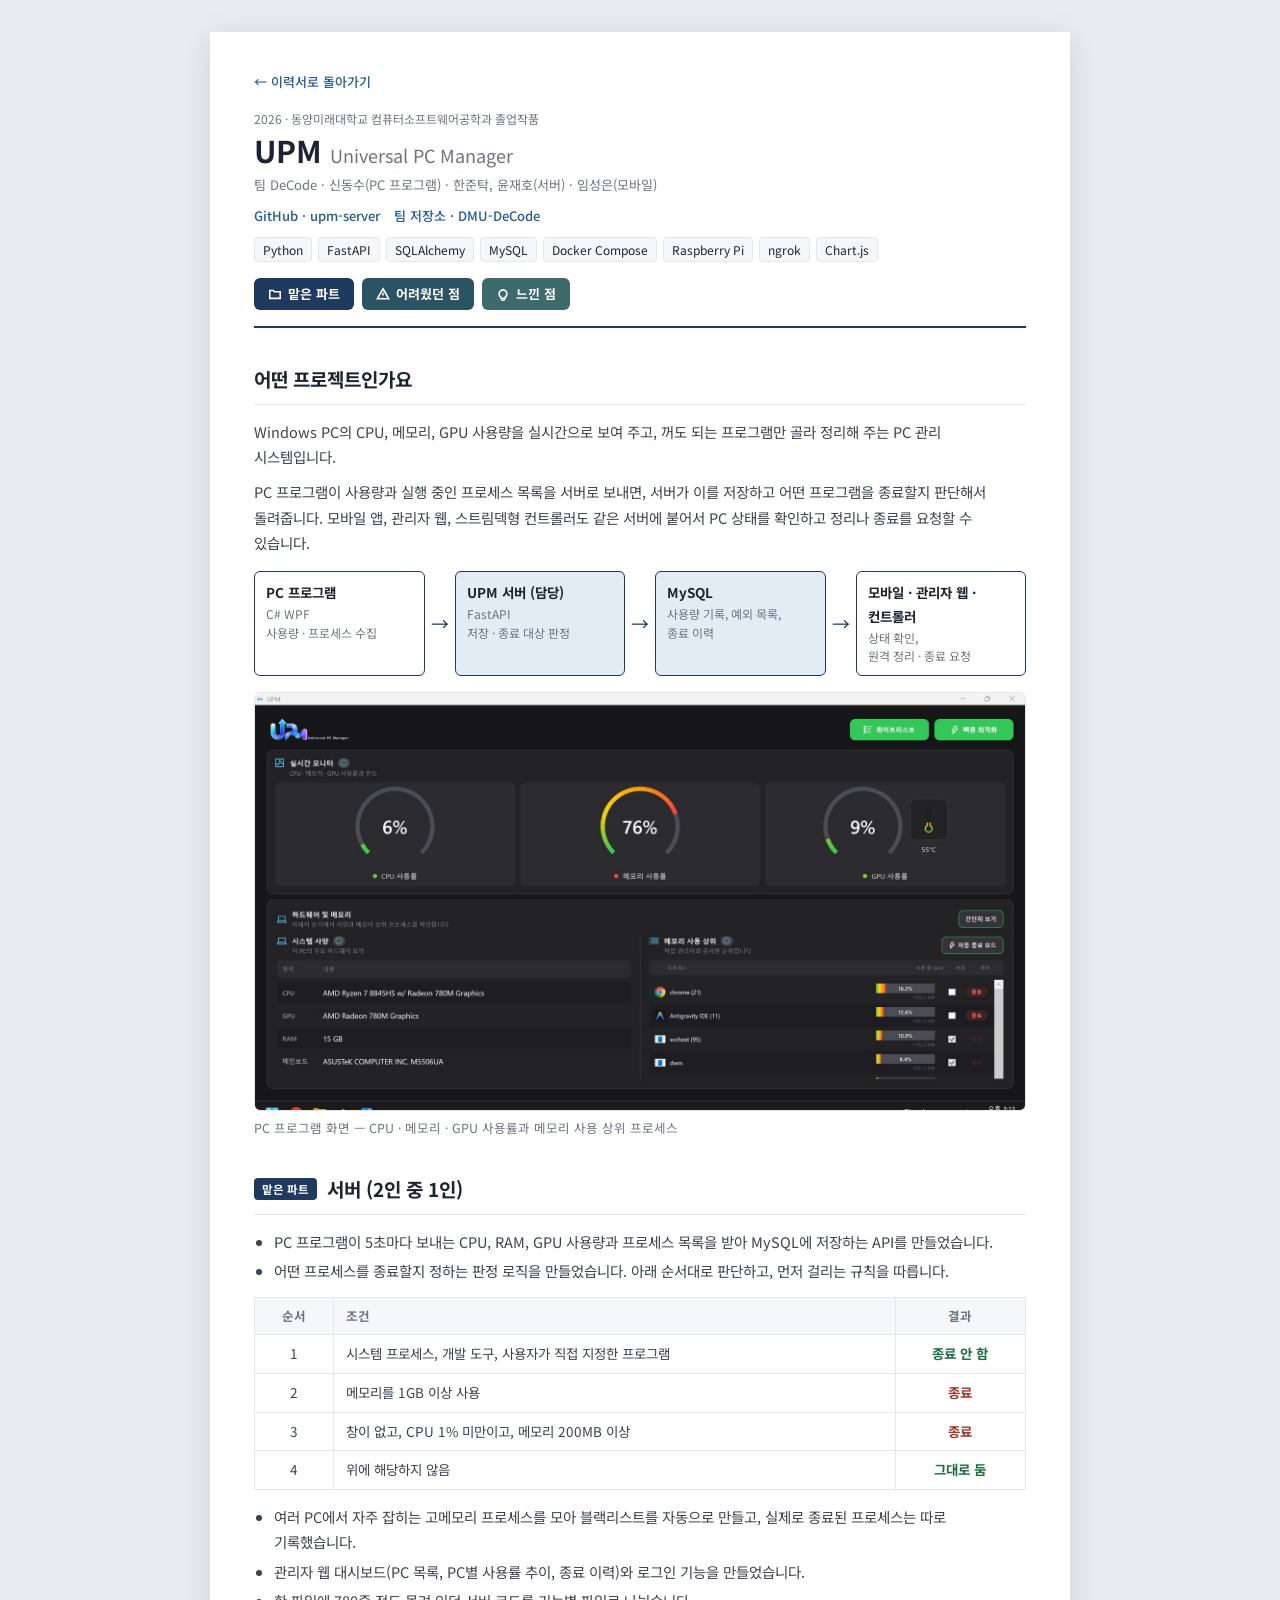
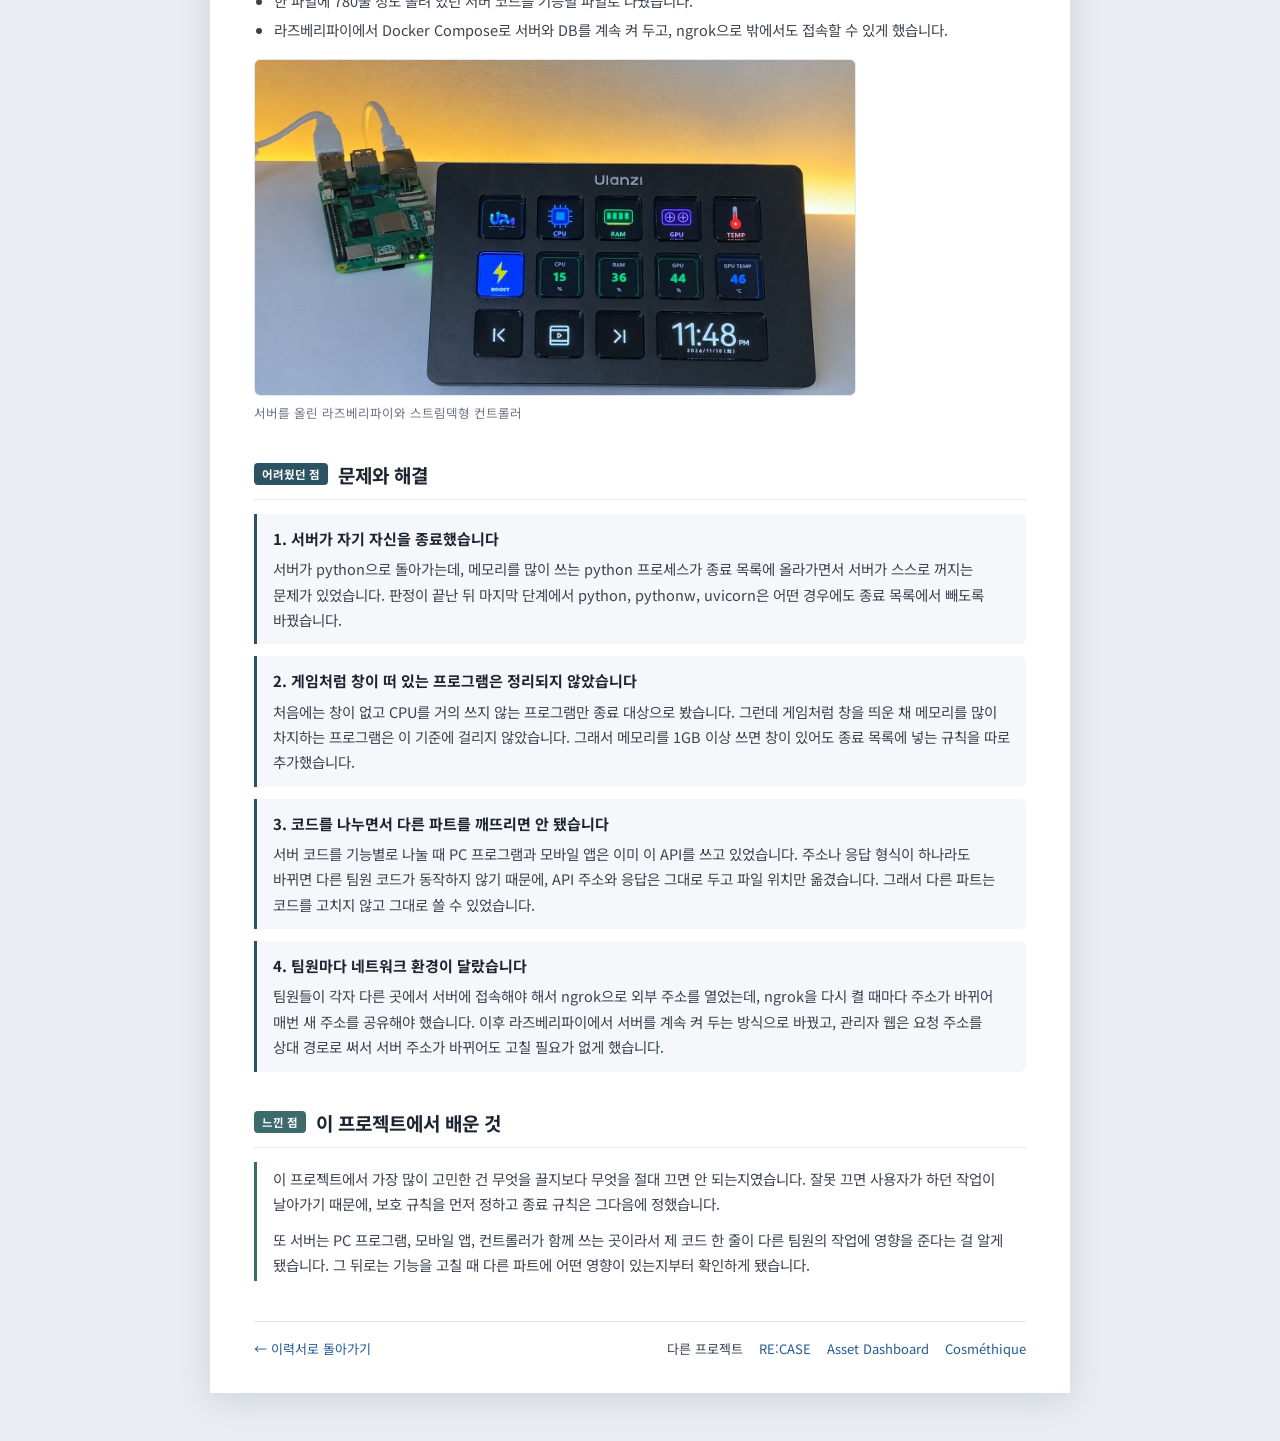
<file: resume/projects/upm.html>
<!DOCTYPE html>
<html lang="ko">
<head>
  <meta charset="UTF-8" />
  <meta name="viewport" content="width=device-width, initial-scale=1.0" />
  <title>UPM | 한준탁</title>
  <meta name="description" content="UPM — 맡은 파트, 어려웠던 점, 느낀 점" />
  <link rel="preconnect" href="https://fonts.googleapis.com" />
  <link rel="preconnect" href="https://fonts.gstatic.com" crossorigin />
  <link href="https://fonts.googleapis.com/css2?family=Noto+Sans+KR:wght@400;500;700&display=swap" rel="stylesheet" />
  <link rel="stylesheet" href="project.css" />
</head>
<body>
  <main class="page">
    <a class="back" href="../">← 이력서로 돌아가기</a>

    <header class="head">
      <p class="kicker">2026 · 동양미래대학교 컴퓨터소프트웨어공학과 졸업작품</p>
      <h1>UPM<em>Universal PC Manager</em></h1>
      <p class="team">팀 DeCode · 신동수(PC 프로그램) · 한준탁, 윤재호(서버) · 임성은(모바일)</p>
      <p class="links"><a href="https://github.com/DMU-DeCode/upm-server" target="_blank" rel="noopener">GitHub · upm-server</a><a href="https://github.com/DMU-DeCode" target="_blank" rel="noopener">팀 저장소 · DMU-DeCode</a></p>
      <div class="stack"><span>Python</span><span>FastAPI</span><span>SQLAlchemy</span><span>MySQL</span><span>Docker Compose</span><span>Raspberry Pi</span><span>ngrok</span><span>Chart.js</span></div>
      <nav class="btns"><a class="btn part" href="#part"><svg viewBox="0 0 16 16" fill="none" stroke="#fff" stroke-width="1.8"><path d="M2 4h4l1.5 1.5H14v7.5H2z"/></svg>맡은 파트</a><a class="btn hard" href="#hard"><svg viewBox="0 0 16 16" fill="none" stroke="#fff" stroke-width="1.8"><path d="M8 2l6.5 11.5h-13z"/><path d="M8 6.5v3.2M8 11.6v.4"/></svg>어려웠던 점</a><a class="btn learn" href="#learn"><svg viewBox="0 0 16 16" fill="none" stroke="#fff" stroke-width="1.8"><path d="M5.5 11.5a4.5 4.5 0 1 1 5 0V13h-5z"/><path d="M6 15h4"/></svg>느낀 점</a></nav>
    </header>

    <section id="about">
      <h2>어떤 프로젝트인가요</h2>
      <p>Windows PC의 CPU, 메모리, GPU 사용량을 실시간으로 보여 주고, 꺼도 되는 프로그램만 골라 정리해 주는 PC 관리 시스템입니다.</p>
      <p>PC 프로그램이 사용량과 실행 중인 프로세스 목록을 서버로 보내면, 서버가 이를 저장하고 어떤 프로그램을 종료할지 판단해서 돌려줍니다. 모바일 앱, 관리자 웹, 스트림덱형 컨트롤러도 같은 서버에 붙어서 PC 상태를 확인하고 정리나 종료를 요청할 수 있습니다.</p>
      <div class="flow"><div class="node"><b>PC 프로그램</b><span>C# WPF<br>사용량 · 프로세스 수집</span></div><div class="arrow">→</div><div class="node me"><b>UPM 서버 (담당)</b><span>FastAPI<br>저장 · 종료 대상 판정</span></div><div class="arrow">→</div><div class="node me"><b>MySQL</b><span>사용량 기록, 예외 목록,<br>종료 이력</span></div><div class="arrow">→</div><div class="node"><b>모바일 · 관리자 웹 · 컨트롤러</b><span>상태 확인,<br>원격 정리 · 종료 요청</span></div></div>
      <figure><img src="img/upm-pc.jpg" alt="UPM PC 프로그램 화면" loading="lazy" /><figcaption>PC 프로그램 화면 — CPU · 메모리 · GPU 사용률과 메모리 사용 상위 프로세스</figcaption></figure>
    </section>

    <section id="part">
      <h2><span class="tag">맡은 파트</span>서버 (2인 중 1인)</h2>
      <ul class="list">
        <li>PC 프로그램이 5초마다 보내는 CPU, RAM, GPU 사용량과 프로세스 목록을 받아 MySQL에 저장하는 API를 만들었습니다.</li>
        <li>어떤 프로세스를 종료할지 정하는 판정 로직을 만들었습니다. 아래 순서대로 판단하고, 먼저 걸리는 규칙을 따릅니다.</li>
      </ul>
      <table>
        <tr><th class="c">순서</th><th>조건</th><th class="c">결과</th></tr>
        <tr><td class="c">1</td><td>시스템 프로세스, 개발 도구, 사용자가 직접 지정한 프로그램</td><td class="c keep">종료 안 함</td></tr>
        <tr><td class="c">2</td><td>메모리를 1GB 이상 사용</td><td class="c kill">종료</td></tr>
        <tr><td class="c">3</td><td>창이 없고, CPU 1% 미만이고, 메모리 200MB 이상</td><td class="c kill">종료</td></tr>
        <tr><td class="c">4</td><td>위에 해당하지 않음</td><td class="c keep">그대로 둠</td></tr>
      </table>
      <ul class="list" style="margin-top:14px">
        <li>여러 PC에서 자주 잡히는 고메모리 프로세스를 모아 블랙리스트를 자동으로 만들고, 실제로 종료된 프로세스는 따로 기록했습니다.</li>
        <li>관리자 웹 대시보드(PC 목록, PC별 사용률 추이, 종료 이력)와 로그인 기능을 만들었습니다.</li>
        <li>한 파일에 780줄 정도 몰려 있던 서버 코드를 기능별 파일로 나눴습니다.</li>
        <li>라즈베리파이에서 Docker Compose로 서버와 DB를 계속 켜 두고, ngrok으로 밖에서도 접속할 수 있게 했습니다.</li>
      </ul>
      <figure class="narrow"><img src="img/upm-hw.jpg" alt="라즈베리파이 서버와 스트림덱형 컨트롤러" loading="lazy" /><figcaption>서버를 올린 라즈베리파이와 스트림덱형 컨트롤러</figcaption></figure>
    </section>

    <section id="hard">
      <h2><span class="tag">어려웠던 점</span>문제와 해결</h2>
      <div class="item"><h3>1. 서버가 자기 자신을 종료했습니다</h3><p>서버가 python으로 돌아가는데, 메모리를 많이 쓰는 python 프로세스가 종료 목록에 올라가면서 서버가 스스로 꺼지는 문제가 있었습니다. 판정이 끝난 뒤 마지막 단계에서 python, pythonw, uvicorn은 어떤 경우에도 종료 목록에서 빼도록 바꿨습니다.</p></div><div class="item"><h3>2. 게임처럼 창이 떠 있는 프로그램은 정리되지 않았습니다</h3><p>처음에는 창이 없고 CPU를 거의 쓰지 않는 프로그램만 종료 대상으로 봤습니다. 그런데 게임처럼 창을 띄운 채 메모리를 많이 차지하는 프로그램은 이 기준에 걸리지 않았습니다. 그래서 메모리를 1GB 이상 쓰면 창이 있어도 종료 목록에 넣는 규칙을 따로 추가했습니다.</p></div><div class="item"><h3>3. 코드를 나누면서 다른 파트를 깨뜨리면 안 됐습니다</h3><p>서버 코드를 기능별로 나눌 때 PC 프로그램과 모바일 앱은 이미 이 API를 쓰고 있었습니다. 주소나 응답 형식이 하나라도 바뀌면 다른 팀원 코드가 동작하지 않기 때문에, API 주소와 응답은 그대로 두고 파일 위치만 옮겼습니다. 그래서 다른 파트는 코드를 고치지 않고 그대로 쓸 수 있었습니다.</p></div><div class="item"><h3>4. 팀원마다 네트워크 환경이 달랐습니다</h3><p>팀원들이 각자 다른 곳에서 서버에 접속해야 해서 ngrok으로 외부 주소를 열었는데, ngrok을 다시 켤 때마다 주소가 바뀌어 매번 새 주소를 공유해야 했습니다. 이후 라즈베리파이에서 서버를 계속 켜 두는 방식으로 바꿨고, 관리자 웹은 요청 주소를 상대 경로로 써서 서버 주소가 바뀌어도 고칠 필요가 없게 했습니다.</p></div>
    </section>

    <section id="learn">
      <h2><span class="tag">느낀 점</span>이 프로젝트에서 배운 것</h2>
      <div class="learnbox"><p>이 프로젝트에서 가장 많이 고민한 건 무엇을 끌지보다 무엇을 절대 끄면 안 되는지였습니다. 잘못 끄면 사용자가 하던 작업이 날아가기 때문에, 보호 규칙을 먼저 정하고 종료 규칙은 그다음에 정했습니다.</p>
      <p>또 서버는 PC 프로그램, 모바일 앱, 컨트롤러가 함께 쓰는 곳이라서 제 코드 한 줄이 다른 팀원의 작업에 영향을 준다는 걸 알게 됐습니다. 그 뒤로는 기능을 고칠 때 다른 파트에 어떤 영향이 있는지부터 확인하게 됐습니다.</p></div>
    </section>

    <footer class="foot">
      <a href="../">← 이력서로 돌아가기</a>
      <span class="others">다른 프로젝트 <a href="re-case.html">RE:CASE</a> <a href="asset-dashboard.html">Asset Dashboard</a> <a href="cosmethique.html">Cosméthique</a></span>
    </footer>
  </main>
</body>
</html>
</file>
<file: resume/projects/project.css>
:root {
  --ink: #1b2430;
  --body: #3a4350;
  --muted: #6b7482;
  --line: #e3e7ee;
  --soft: #f5f7fa;
  --accent: #1e3a5f;
  --c-part: #1e3a5f;
  --c-hard: #2c5364;
  --c-learn: #3d6b6b;
  --tint: #e3ebf5;
  --link: #245b94;
}
* { box-sizing: border-box; margin: 0; padding: 0; }
html { scroll-behavior: smooth; }
body {
  font-family: 'Noto Sans KR', 'Apple SD Gothic Neo', 'Malgun Gothic', sans-serif;
  font-size: 14.5px;
  line-height: 1.75;
  color: var(--body);
  background: #e9edf2;
  padding: 32px 16px 48px;
  -webkit-font-smoothing: antialiased;
  word-break: keep-all;
  overflow-wrap: break-word;
}
a { color: var(--link); text-decoration: none; }
a:hover { text-decoration: underline; }

.page {
  max-width: 860px;
  margin: 0 auto;
  background: #fff;
  padding: 36px 44px 32px;
  box-shadow: 0 6px 30px rgba(20, 30, 50, .12);
}
.back { font-size: 13px; font-weight: 500; }

/* 머리말 */
.head { margin-top: 14px; padding-bottom: 16px; border-bottom: 2px solid var(--accent); }
.head .kicker { font-size: 12px; color: var(--muted); }
.head h1 { font-size: 30px; font-weight: 700; color: var(--ink); line-height: 1.3; margin-top: 2px; }
.head h1 em { font-style: normal; font-weight: 400; font-size: 18px; color: var(--muted); margin-left: 8px; }
.head .team { font-size: 13px; color: var(--muted); margin-top: 4px; }
.head .links { margin-top: 8px; font-size: 13px; }
.head .links a { margin-right: 14px; font-weight: 500; }
.stack { margin-top: 10px; display: flex; flex-wrap: wrap; gap: 6px; }
.stack span { font-size: 12px; color: var(--ink); background: var(--soft); border: 1px solid var(--line); border-radius: 4px; padding: 1px 8px; }

/* 버튼 */
.btns { display: flex; flex-wrap: wrap; gap: 8px; margin-top: 16px; }
.btn {
  display: inline-flex; align-items: center; gap: 6px;
  height: 32px; padding: 0 14px; border-radius: 6px;
  color: #fff !important; font-size: 13px; font-weight: 700; text-decoration: none !important;
}
.btn:hover { filter: brightness(1.12); }
.btn svg { width: 14px; height: 14px; }
.btn.part { background: var(--c-part); }
.btn.hard { background: var(--c-hard); }
.btn.learn { background: var(--c-learn); }

/* 본문 섹션 */
section { margin-top: 34px; scroll-margin-top: 20px; }
h2 {
  display: flex; align-items: center; gap: 10px;
  font-size: 19px; font-weight: 700; color: var(--ink);
  padding-bottom: 8px; margin-bottom: 14px; border-bottom: 1px solid var(--line);
}
h2 .tag { font-size: 11.5px; font-weight: 700; color: #fff; border-radius: 4px; padding: 1px 8px; }
#part h2 .tag { background: var(--c-part); }
#hard h2 .tag { background: var(--c-hard); }
#learn h2 .tag { background: var(--c-learn); }
p + p { margin-top: 10px; }
.note { font-size: 13px; color: var(--muted); margin-top: 8px; }
ul.list { padding-left: 20px; }
ul.list li { margin-bottom: 4px; }

figure { margin-top: 16px; }
figure img { width: 100%; border: 1px solid var(--line); border-radius: 6px; display: block; }
figure.narrow img { width: 78%; }
figcaption { font-size: 12.5px; color: var(--muted); margin-top: 6px; }

table { width: 100%; border-collapse: collapse; margin-top: 14px; font-size: 13.5px; }
th, td { border: 1px solid var(--line); padding: 7px 12px; text-align: left; vertical-align: top; }
th { background: var(--soft); color: var(--muted); font-weight: 700; font-size: 12.5px; }
td.c, th.c { text-align: center; }
.keep { color: #1f6f43; font-weight: 700; }
.kill { color: #a23b2a; font-weight: 700; }

/* 흐름도 */
.flow { display: flex; align-items: stretch; margin-top: 16px; }
.node { flex: 1; border: 1.5px solid var(--accent); border-radius: 6px; padding: 9px 11px; background: #fff; }
.node.me { background: var(--tint); }
.node b { display: block; color: var(--ink); font-size: 13.5px; }
.node span { display: block; color: var(--muted); font-size: 12px; line-height: 1.55; }
.arrow { width: 30px; display: flex; align-items: center; justify-content: center; color: var(--accent); font-size: 18px; }

/* 어려웠던 점 */
.item { border-left: 3px solid var(--c-hard); background: var(--soft); border-radius: 0 6px 6px 0; padding: 12px 16px; }
.item + .item { margin-top: 12px; }
.item h3 { font-size: 15px; font-weight: 700; color: var(--ink); margin-bottom: 4px; }

/* 느낀 점 */
.learnbox { border-left: 3px solid var(--c-learn); padding: 4px 0 4px 16px; }

/* 대시보드 구성 그림 */
.wire { display: grid; grid-template-columns: 130px 1fr; gap: 10px; margin-top: 16px; border: 1px solid var(--line); border-radius: 8px; padding: 12px; background: #fafbfc; }
.wire .side { background: var(--accent); border-radius: 6px; padding: 10px; color: #fff; font-size: 12px; line-height: 2; }
.wire .side .on { background: rgba(255,255,255,.18); border-radius: 4px; padding: 0 6px; }
.wire .side .admin { opacity: .75; }
.wire .main { display: grid; gap: 8px; }
.wire .kpis { display: grid; grid-template-columns: repeat(4, 1fr); gap: 8px; }
.wire .kpi { background: #fff; border: 1px solid var(--line); border-radius: 6px; padding: 8px 10px; font-size: 12px; color: var(--muted); }
.wire .kpi b { display: block; font-size: 16px; color: var(--ink); }
.wire .charts { display: grid; grid-template-columns: 1.6fr 1fr; gap: 8px; }
.wire .chart { background: #fff; border: 1px solid var(--line); border-radius: 6px; padding: 8px 10px; font-size: 12px; color: var(--muted); height: 92px; position: relative; }
.wire .bars { position: absolute; left: 10px; right: 10px; bottom: 10px; height: 46px; display: flex; align-items: flex-end; gap: 5px; }
.wire .bars i { flex: 1; background: #b9cbe0; border-radius: 2px 2px 0 0; }
.wire .donut { position: absolute; right: 16px; bottom: 10px; width: 50px; height: 50px; border-radius: 50%;
  background: conic-gradient(#1e3a5f 0 45%, #6f93b8 45% 75%, #c2d2e4 75% 92%, #e3e7ee 92%); }
.wire .donut::after { content: ''; position: absolute; inset: 14px; background: #fff; border-radius: 50%; }

/* 아래쪽 */
.foot { margin-top: 40px; padding-top: 16px; border-top: 1px solid var(--line); display: flex; justify-content: space-between; flex-wrap: wrap; gap: 8px; font-size: 13px; }
.foot .others a { margin-left: 12px; }

@media screen and (max-width: 700px) {
  body { padding: 0; background: #fff; }
  .page { padding: 24px 16px; box-shadow: none; }
  .head h1 { font-size: 24px; }
  .head h1 em { display: block; margin-left: 0; font-size: 15px; }
  .flow { flex-direction: column; }
  .arrow { width: auto; height: 22px; transform: rotate(90deg); }
  figure.narrow img { width: 100%; }
  .wire { grid-template-columns: 1fr; }
  .wire .kpis { grid-template-columns: repeat(2, 1fr); }
  .wire .charts { grid-template-columns: 1fr; }
}
@page { size: A4; margin: 10mm 13mm; }
@media print {
  body { background: #fff; padding: 0; font-size: 12px; line-height: 1.6; }
  .page { box-shadow: none; max-width: none; padding: 0; }
  .btns, .back, .foot, .noprint { display: none; }
  .head h1 { font-size: 24px; }
  section { margin-top: 16px; }
  h2 { margin-bottom: 8px; padding-bottom: 5px; }
  .item { padding: 8px 12px; }
  .item + .item { margin-top: 8px; }
  table { margin-top: 8px; font-size: 12px; }
  th, td { padding: 4px 10px; }
  .flow { margin-top: 10px; }
  .wire { margin-top: 10px; padding: 8px; }
  .wire .side { line-height: 1.75; padding: 8px; font-size: 11px; }
  .wire .chart { height: 70px; }
  .wire .bars { height: 32px; }
  .wire .donut { width: 40px; height: 40px; }
  .wire .donut::after { inset: 11px; }
  .wire .kpi { padding: 5px 8px; }
  .note { margin-top: 4px; }
  .head { padding-bottom: 10px; }
  h2 { font-size: 16px; break-after: avoid; }
  .item, figure, table, .flow, .wire { break-inside: avoid; }
  figure { margin-top: 10px; }
  figure img { max-height: 62mm; width: auto; max-width: 100%; }
  figure.narrow img { width: auto; max-height: 50mm; }
  a { color: var(--ink); }
}
</file>
